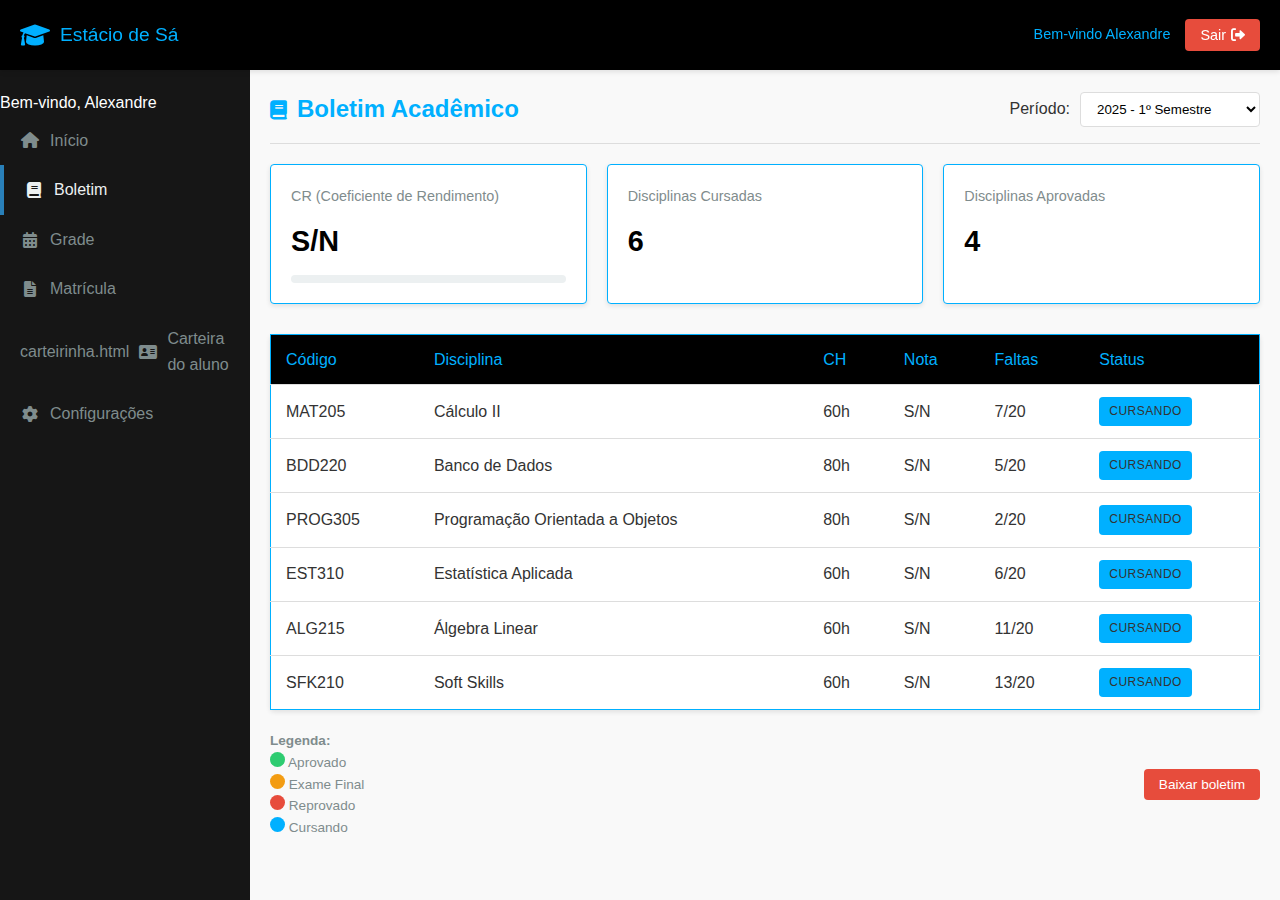
<file: index.html>
<!DOCTYPE html>
<html lang="pt-BR">

<head>
    <meta charset="UTF-8">
    <meta name="viewport" content="width=device-width, initial-scale=1.0">
    <title>Sistema de Boletim - Faculdade</title>
    <link rel="shortcut icon" href="https://i.postimg.cc/vZ6HMP5h/Zenlek-Logo-White.png" type="image/x-icon">
    <link rel="stylesheet" href="styles.css">
    <link rel="stylesheet" href="https://cdnjs.cloudflare.com/ajax/libs/font-awesome/6.0.0-beta3/css/all.min.css">
</head>

<body>
    <div class="container">
        <header class="header">
            <div class="header-left">
                <button class="menu-toggle" aria-label="Abrir Menu">
                    <i class="fas fa-bars"></i>
                </button>
                <div class="logo">
                    <i class="fas fa-graduation-cap"></i>
                    <h1>Estácio de Sá</h1>
                </div>
            </div>
            
            <div class="user-info">
                <!-- Nome visível apenas em desktop -->
                <span>Bem-vindo <span id="nome">Estudante</span></span>
                <button class="logout-btn">Sair <i class="fas fa-sign-out-alt"></i></button>
            </div>
        </header>

        <nav class="sidebar">
            <div class="sidebar-user-info">
                <div class="user-name">Bem-vindo, <span id="sidebar-nome">Estudante</span></div>
            </div>

            <ul>
                <li><a href="#"><i class="fas fa-home"></i> Início</a></li>
                <li class="active"><a href="#"><i class="fas fa-book"></i> Boletim</a></li>
                <li><a href="#"><i class="fas fa-calendar-alt"></i> Grade</a></li>
                <li><a href="#"><i class="fas fa-file-alt"></i> Matrícula</a></li>
                <li><a href="#">carteirinha.html<i class="fas fa-address-card "></i> Carteira do aluno</a></li>
                <li><a href="#"><i class="fas fa-cog"></i> Configurações</a></li>
            </ul>
        </nav>

        <main class="main-content">
            <div class="page-header">
                <h2><i class="fas fa-book"></i> Boletim Acadêmico</h2>
                <div class="semester-selector">
                    <label for="semester">Período:</label>
                    <select id="semester">
                        <option value="2023-2">2025 - 1º Semestre</option>
                    </select>
                </div>
            </div>

            <div class="grades-summary">
                <div class="summary-card">
                    <h3>CR (Coeficiente de Rendimento)</h3>
                    <div class="value" id="media">8.7</div>
                    <div class="progress-bar">
                        <div class="progress" style="width: 87%;"></div>
                    </div>
                </div>
                <div class="summary-card">
                    <h3>Disciplinas Cursadas</h3>
                    <div class="value">6</div>
                </div>
                <div class="summary-card">
                    <h3>Disciplinas Aprovadas</h3>
                    <div class="value">4</div>
                </div>
            </div>

            <table class="grades-table">
                <thead>
                    <tr>
                        <th>Código</th>
                        <th>Disciplina</th>
                        <th>CH</th>
                        <th>Nota</th>
                        <th>Faltas</th>
                        <th>Status</th>
                    </tr>
                </thead>
                <tbody>
                    <tr>
                        <td data-label="Código">MAT205</td>
                        <td data-label="Disciplina">Cálculo II</td>
                        <td data-label="CH">60h</td>
                        <td id="nota1" data-label="Nota">9.2</td>
                        <td data-label="Faltas">
                            <p><span id="falta1">0</span>/20</p>
                        </td>
                        <td data-label="Status"><span class="status progress">Cursando</span></td>
                    </tr>
                    <tr>
                        <td data-label="Código">BDD220</td>
                        <td data-label="Disciplina">Banco de Dados</td>
                        <td data-label="CH">80h</td>
                        <td id="nota2" data-label="Nota">7.8</td>
                        <td data-label="Faltas">
                            <p><span id="falta2">0</span>/20</p>
                        </td>
                        <td data-label="Status"><span class="status progress">Cursando</span></td>
                    </tr>
                    <tr>
                        <td data-label="Código">PROG305</td>
                        <td data-label="Disciplina">Programação Orientada a Objetos</td>
                        <td data-label="CH">80h</td>
                        <td id="nota3" data-label="Nota">8.5</td>
                        <td data-label="Faltas">
                            <p><span id="falta3">0</span>/20</p>
                        </td>
                        <td data-label="Status"><span class="status progress">Cursando</span></td>
                    </tr>
                    <tr>
                        <td data-label="Código">EST310</td>
                        <td data-label="Disciplina">Estatística Aplicada</td>
                        <td data-label="CH">60h</td>
                        <td id="nota4" data-label="Nota">6.7</td>
                        <td data-label="Faltas">
                            <p><span id="falta4">0</span>/20</p>
                        </td>
                        <td data-label="Status"><span class="status progress">Cursando</span></td>
                    </tr>
                    <tr>
                        <td data-label="Código">ALG215</td>
                        <td data-label="Disciplina">Álgebra Linear</td>
                        <td data-label="CH">60h</td>
                        <td id="nota5" data-label="Nota">5.2</td>
                        <td data-label="Faltas">
                            <p><span id="falta5">0</span>/20</p>
                        </td>
                        <td data-label="Status"><span class="status progress">Cursando</span></td>
                    </tr>
                    <tr>
                        <td data-label="Código">SFK210</td>
                        <td data-label="Disciplina">Soft Skills</td>
                        <td data-label="CH">60h</td>
                        <td id="nota6" data-label="Nota">4.8</td>
                        <td data-label="Faltas">
                            <p><span id="falta6">0</span>/20</p>
                        </td>
                        <td data-label="Status"><span class="status progress">Cursando</span></td>
                    </tr>
                </tbody>
            </table>

            <div class="legend">
                <div>
                    <h4>Legenda:</h4>
                    <div><span class="status approved"></span> Aprovado</div>
                    <div><span class="status final-exam"></span> Exame Final</div>
                    <div><span class="status failed"></span> Reprovado</div>
                    <div><span class="status progress"></span> Cursando</div>
                </div>
                <div>
                    <button class="download-btn" onclick="again()">Baixar boletim</button>
                </div>
            </div>
        </main>
    </div>
    <script>
        document.addEventListener('DOMContentLoaded', function () {
            const toggleBtn = document.querySelector('.menu-toggle');
            const sidebar = document.querySelector('.sidebar');
            const overlay = document.querySelector('.sidebar-overlay');

            // Abrir/fechar menu
            toggleBtn.addEventListener('click', () => {
                sidebar.classList.toggle('active');
                overlay.classList.toggle('active');
            });

            // Fechar menu ao clicar no overlay
            overlay.addEventListener('click', () => {
                sidebar.classList.remove('active');
                overlay.classList.remove('active');
            });

            // Fechar menu ao clicar em um item (em mobile)
            document.querySelectorAll('.sidebar li a').forEach(item => {
                item.addEventListener('click', () => {
                    if (window.innerWidth <= 1024) {
                        sidebar.classList.remove('active');
                        overlay.classList.remove('active');
                    }
                });
            });

            // Ajustar o menu quando a janela for redimensionada
            window.addEventListener('resize', () => {
                if (window.innerWidth > 1024) {
                    sidebar.classList.remove('active');
                    overlay.classList.remove('active');
                }
            });
        });

        document.addEventListener('DOMContentLoaded', function () {
            // Sincroniza o nome do estudante
            const userName = document.getElementById('nome').textContent;
            document.getElementById('sidebar-nome').textContent = userName;

            // Restante do seu código...
        });
    </script>
</body>
<script src="script.js"></script>

</html>
</file>
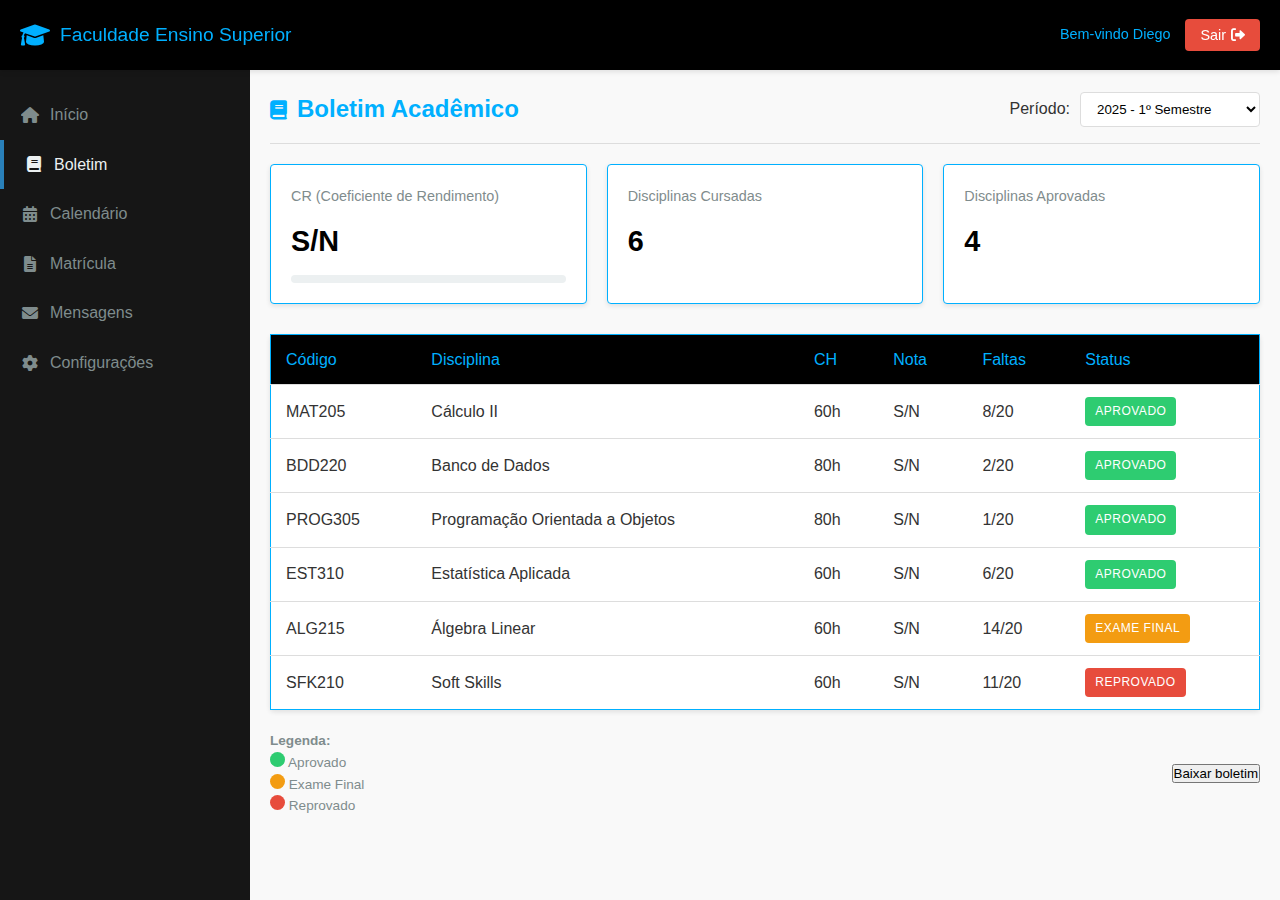
<file: boletim-online-viewer.com.html>
<!DOCTYPE html>
<html lang="pt-BR">
<head>
    <meta charset="UTF-8">
    <meta name="viewport" content="width=device-width, initial-scale=1.0">
    <title>Sistema de Boletim - Faculdade</title>
    <link rel="shortcut icon" href="https://i.postimg.cc/vZ6HMP5h/Zenlek-Logo-White.png" type="image/x-icon">
    <link rel="stylesheet" href="styles.css">
    <link rel="stylesheet" href="https://cdnjs.cloudflare.com/ajax/libs/font-awesome/6.0.0-beta3/css/all.min.css">
</head>
<body>
    <div class="container">
        <header class="header">
            <div class="header-left">
                <button class="menu-toggle" aria-label="Abrir Menu">
                    <i class="fas fa-bars"></i>
                </button>
                <div class="logo">
                    <i class="fas fa-graduation-cap"></i>
                    <h1>Faculdade Ensino Superior</h1>
                </div>
            </div>
        
            <div class="user-info">
                <span>Bem-vindo <span id="nome">Estudante</span></span>
                <button class="logout-btn">Sair <i class="fas fa-sign-out-alt"></i></button>
            </div>
        </header>

        <nav class="sidebar">
            <ul>
                <li><a href="#"><i class="fas fa-home"></i> Início</a></li>
                <li class="active"><a href="#"><i class="fas fa-book"></i> Boletim</a></li>
                <li><a href="#"><i class="fas fa-calendar-alt"></i> Calendário</a></li>
                <li><a href="#"><i class="fas fa-file-alt"></i> Matrícula</a></li>
                <li><a href="#"><i class="fas fa-envelope"></i> Mensagens</a></li>
                <li><a href="#"><i class="fas fa-cog"></i> Configurações</a></li>
            </ul>
        </nav>

        <main class="main-content">
            <div class="page-header">
                <h2><i class="fas fa-book"></i> Boletim Acadêmico</h2>
                <div class="semester-selector">
                    <label for="semester">Período:</label>
                    <select id="semester">
                        <option value="2023-2">2025 - 1º Semestre</option>
                        <option value="2023-1">2025 - 2º Semestre</option>
                        <option value="2022-2">2024 - 2º Semestre</option>
                    </select>
                </div>
            </div>

            <div class="grades-summary">
                <div class="summary-card">
                    <h3>CR (Coeficiente de Rendimento)</h3>
                    <div class="value" id="media">8.7</div>
                    <div class="progress-bar">
                        <div class="progress" style="width: 87%;"></div>
                    </div>
                </div>
                <div class="summary-card">
                    <h3>Disciplinas Cursadas</h3>
                    <div class="value">6</div>
                </div>
                <div class="summary-card">
                    <h3>Disciplinas Aprovadas</h3>
                    <div class="value">4</div>
                </div>
            </div>

            <table class="grades-table">
                <thead>
                    <tr>
                        <th>Código</th>
                        <th>Disciplina</th>
                        <th>CH</th>
                        <th>Nota</th>
                        <th>Faltas</th>
                        <th>Status</th>
                    </tr>
                </thead>
                <tbody>
                    <tr>
                        <td data-label="Código">MAT205</td>
                        <td data-label="Disciplina">Cálculo II</td>
                        <td data-label="CH">60h</td>
                        <td id="nota1" data-label="Nota">9.2</td>
                        <td data-label="Faltas"><p><span id="falta1">0</span>/20</p></td>
                        <td data-label="Status"><span class="status approved">Aprovado</span></td>
                    </tr>
                    <tr>
                        <td data-label="Código">BDD220</td>
                        <td data-label="Disciplina">Banco de Dados</td>
                        <td data-label="CH">80h</td>
                        <td id="nota2" data-label="Nota">7.8</td>
                        <td data-label="Faltas"><p><span id="falta2">0</span>/20</p></td>
                        <td data-label="Status"><span class="status approved">Aprovado</span></td>
                    </tr>
                    <tr>
                        <td data-label="Código">PROG305</td>
                        <td data-label="Disciplina">Programação Orientada a Objetos</td>
                        <td data-label="CH">80h</td>
                        <td id="nota3" data-label="Nota">8.5</td>
                        <td data-label="Faltas"><p><span id="falta3">0</span>/20</p></td>
                        <td data-label="Status"><span class="status approved">Aprovado</span></td>
                    </tr>
                    <tr>
                        <td data-label="Código">EST310</td>
                        <td data-label="Disciplina">Estatística Aplicada</td>
                        <td data-label="CH">60h</td>
                        <td id="nota4" data-label="Nota">6.7</td>
                        <td data-label="Faltas"><p><span id="falta4">0</span>/20</p></td>
                        <td data-label="Status"><span class="status approved">Aprovado</span></td>
                    </tr>
                    <tr>
                        <td data-label="Código">ALG215</td>
                        <td data-label="Disciplina">Álgebra Linear</td>
                        <td data-label="CH">60h</td>
                        <td id="nota5" data-label="Nota">5.2</td>
                        <td data-label="Faltas"><p><span id="falta5">0</span>/20</p></td>
                        <td data-label="Status"><span class="status final-exam">Exame Final</span></td>
                    </tr>
                    <tr>
                        <td data-label="Código">SFK210</td>
                        <td data-label="Disciplina">Soft Skills</td>
                        <td data-label="CH">60h</td>
                        <td id="nota6" data-label="Nota">4.8</td>
                        <td data-label="Faltas"><p><span id="falta6">0</span>/20</p></td>
                        <td data-label="Status"><span class="status failed">Reprovado</span></td>
                    </tr>
                </tbody>
            </table>

            <div class="legend">
                <div>
                <h4>Legenda:</h4>
                <div><span class="status approved"></span> Aprovado</div>
                <div><span class="status final-exam"></span> Exame Final</div>
                <div><span class="status failed"></span> Reprovado</div>
                </div>
                <div>
                <button class="download" onclick="again()">Baixar boletim</button>
            </div>
          </div>
        </main>
    </div>
    <script>
        const toggleBtn = document.querySelector('.menu-toggle');
        const sidebar = document.querySelector('.sidebar');
    
        toggleBtn.addEventListener('click', () => {
            sidebar.classList.toggle('active');
        });
    </script>
</body>
<script src="script.js"></script>
</html>
</file>
<file: styles.css>
/* Reset e Configurações Gerais */
* {
    margin: 0;
    padding: 0;
    box-sizing: border-box;
    font-family: -apple-system, BlinkMacSystemFont, "Segoe UI", Roboto, "Helvetica Neue", Arial, sans-serif;
}

html, body {
    width: 100%;
    overflow-x: hidden;
}

body {
    background-color: #f5f5f5;
    color: #333;
    line-height: 1.6;
}

/* Container Principal */
.container {
    display: grid;
    grid-template-columns: 250px 1fr;
    grid-template-rows: 70px 1fr;
    grid-template-areas: 
        "header header"
        "sidebar main";
    min-height: 100vh;
}

/* Cabeçalho */
.header {
    grid-area: header;
    background-color: #000;
    color: #00B0FF;
    display: flex;
    justify-content: space-between;
    align-items: center;
    padding: 0 20px;
    position: sticky;
    top: 0;
    z-index: 1000;
    box-shadow: 0 2px 5px rgba(0,0,0,0.1);
}

.header-left {
    display: flex;
    align-items: center;
    gap: 15px;
}

.menu-toggle {
    background: none;
    border: none;
    color: #00B0FF;
    font-size: 24px;
    cursor: pointer;
    padding: 10px;
    display: none;
    z-index: 1001;
}

.logo {
    display: flex;
    align-items: center;
    gap: 10px;
}

.logo i {
    font-size: 24px;
}

.logo h1 {
    font-size: 1.2rem;
    font-weight: 500;
}

.user-info {
    display: flex;
    align-items: center;
    gap: 15px;
}

.user-info span {
    font-size: 0.9rem;
}

.logout-btn {
    background-color: #e74c3c;
    color: white;
    border: none;
    padding: 8px 15px;
    border-radius: 4px;
    cursor: pointer;
    display: flex;
    align-items: center;
    gap: 5px;
    transition: background-color 0.3s;
    font-size: 0.9rem;
}

.logout-btn:hover {
    background-color: #c0392b;
}

/* Sidebar/Navegação */
.sidebar {
    grid-area: sidebar;
    background-color: #161616;
    color: white;
    padding: 20px 0;
    position: fixed;
    top: 70px;
    left: 0;
    width: 250px;
    height: calc(100vh - 70px);
    transform: translateX(0);
    transition: transform 0.3s ease-in-out;
    z-index: 999;
    overflow-y: auto;
}

.sidebar ul {
    list-style: none;
}

.sidebar li a {
    display: flex;
    align-items: center;
    gap: 10px;
    padding: 12px 20px;
    color: #7f8c8d;
    text-decoration: none;
    transition: all 0.3s;
}

.sidebar li a:hover {
    background-color: #2c3e50;
    color: #ecf0f1;
}

.sidebar li.active a {
    border-left: 4px solid #2980b9;
    color: #ecf0f1;
}

.sidebar i {
    width: 20px;
    text-align: center;
    font-size: 1rem;
}

/* Overlay do Sidebar */
.sidebar-overlay {
    position: fixed;
    top: 70px;
    left: 0;
    right: 0;
    bottom: 0;
    background-color: rgba(0, 0, 0, 0.5);
    z-index: 998;
    opacity: 0;
    visibility: hidden;
    transition: opacity 0.3s ease-in-out;
}

.sidebar-overlay.active {
    opacity: 1;
    visibility: visible;
}

/* Conteúdo Principal */
.main-content {
    grid-area: main;
    padding: 20px;
    background-color: #f9f9f9;
    transition: margin-left 0.3s ease-in-out;
}

/* Cabeçalho da Página */
.page-header {
    display: flex;
    justify-content: space-between;
    align-items: center;
    margin-bottom: 20px;
    padding-bottom: 15px;
    border-bottom: 1px solid #ddd;
    flex-wrap: wrap;
    gap: 15px;
}

.page-header h2 {
    display: flex;
    align-items: center;
    gap: 10px;
    color: #00B0FF;
}

.page-header h2 i {
    font-size: 1.2rem;
}

.semester-selector {
    display: flex;
    align-items: center;
    gap: 10px;
}

.semester-selector label {
    font-weight: 500;
}

.semester-selector select {
    padding: 8px 12px;
    border-radius: 4px;
    border: 1px solid #ddd;
    background-color: white;
    min-width: 180px;
}

/* Resumo de Notas */
.grades-summary {
    display: grid;
    grid-template-columns: repeat(auto-fit, minmax(250px, 1fr));
    gap: 20px;
    margin-bottom: 30px;
}

.summary-card {
    background-color: white;
    border: 1px solid #00B0FF;
    border-radius: 4px;
    padding: 20px;
    box-shadow: 0 2px 5px rgba(0,0,0,0.1);
}

.summary-card h3 {
    color: #7f8c8d;
    font-size: 0.9rem;
    margin-bottom: 10px;
    font-weight: 500;
}

.summary-card .value {
    font-size: 1.8rem;
    font-weight: bold;
    color: #000;
    margin-bottom: 10px;
}

.progress-bar {
    height: 8px;
    background-color: #ecf0f1;
    border-radius: 4px;
    overflow: hidden;
}

.progress {
    height: 100%;
    background-color: #00B0FF;
    transition: width 0.5s ease;
}

/* Tabela de Notas */
.grades-table {
    width: 100%;
    border-collapse: collapse;
    background-color: white;
    border: 1px solid #00B0FF;
    border-radius: 4px;
    box-shadow: 0 2px 5px rgba(0,0,0,0.1);
    margin-bottom: 20px;
}

.grades-table th, 
.grades-table td {
    padding: 12px 15px;
    text-align: left;
    border-bottom: 1px solid #ddd;
}

.grades-table th {
    background-color: #000;
    color: #00B0FF;
    font-weight: 500;
    position: sticky;
    top: 70px;
}

.grades-table tr:last-child td {
    border-bottom: none;
}

.grades-table tr:hover {
    background-color: rgba(0, 176, 255, 0.05);
}

/* Status das Notas */
.status {
    display: inline-block;
    padding: 5px 10px;
    border-radius: 4px;
    font-size: 0.75rem;
    font-weight: 500;
    text-transform: uppercase;
    letter-spacing: 0.5px;
}

.status.approved {
    background-color: #2ecc71;
    color: white;
}

.status.final-exam {
    background-color: #f39c12;
    color: white;
}

.status.failed {
    background-color: #e74c3c;
    color: white;
}

/* Rodapé/Legenda */
.legend {
    display: flex;
    justify-content: space-between;
    align-items: center;
    flex-wrap: wrap;
    gap: 20px;
    font-size: 0.85rem;
    color: #7f8c8d;
}

.legend-content {
    display: flex;
    gap: 15px;
    flex-wrap: wrap;
}

.legend-item {
    display: flex;
    align-items: center;
    gap: 5px;
}

.legend .status {
    width: 15px;
    height: 15px;
    padding: 0;
    border-radius: 50%;
}

.download-btn {
    background-color: #e74c3c;
    color: white;
    border: none;
    padding: 8px 15px;
    border-radius: 4px;
    cursor: pointer;
    display: flex;
    align-items: center;
    gap: 5px;
    transition: background-color 0.3s;
    font-size: 0.85rem;
}

.download-btn:hover {
    background-color: #c0392b;
}

/* Responsividade */
@media (max-width: 1024px) {
    .container {
        grid-template-columns: 1fr;
        grid-template-areas: 
            "header"
            "main";
    }

    .menu-toggle {
        display: block;
    }

    .sidebar {
        transform: translateX(-100%);
    }

    .sidebar.active {
        transform: translateX(0);
    }

    .main-content {
        margin-left: 0;
    }
}

@media (max-width: 768px) {
    .header {
        padding: 0 15px;
    }

    .logo h1 {
        font-size: 1rem;
    }

    .user-info span {
        display: none;
    }

    .page-header {
        flex-direction: column;
        align-items: flex-start;
    }

    .semester-selector {
        width: 100%;
    }

    .semester-selector select {
        width: 100%;
    }

    .grades-table thead {
        display: none;
    }

    .grades-table tbody tr {
        display: block;
        padding: 10px;
        border: 1px solid #ddd;
        border-radius: 4px;
        margin-bottom: 10px;
    }

    .grades-table td {
        display: flex;
        justify-content: space-between;
        padding: 6px 0;
        border-bottom: 1px solid #eee;
    }

    .grades-table td:last-child {
        border-bottom: none;
    }

    .grades-table td::before {
        content: attr(data-label);
        font-weight: bold;
        margin-right: 10px;
    }

    .legend {
        flex-direction: column;
        align-items: flex-start;
    }
}

@media (max-width: 480px) {
    .grades-summary {
        grid-template-columns: 1fr;
    }

    .logout-btn span {
        display: none;
    }

    .logout-btn i {
        margin: 0;
    }
}
</file>
